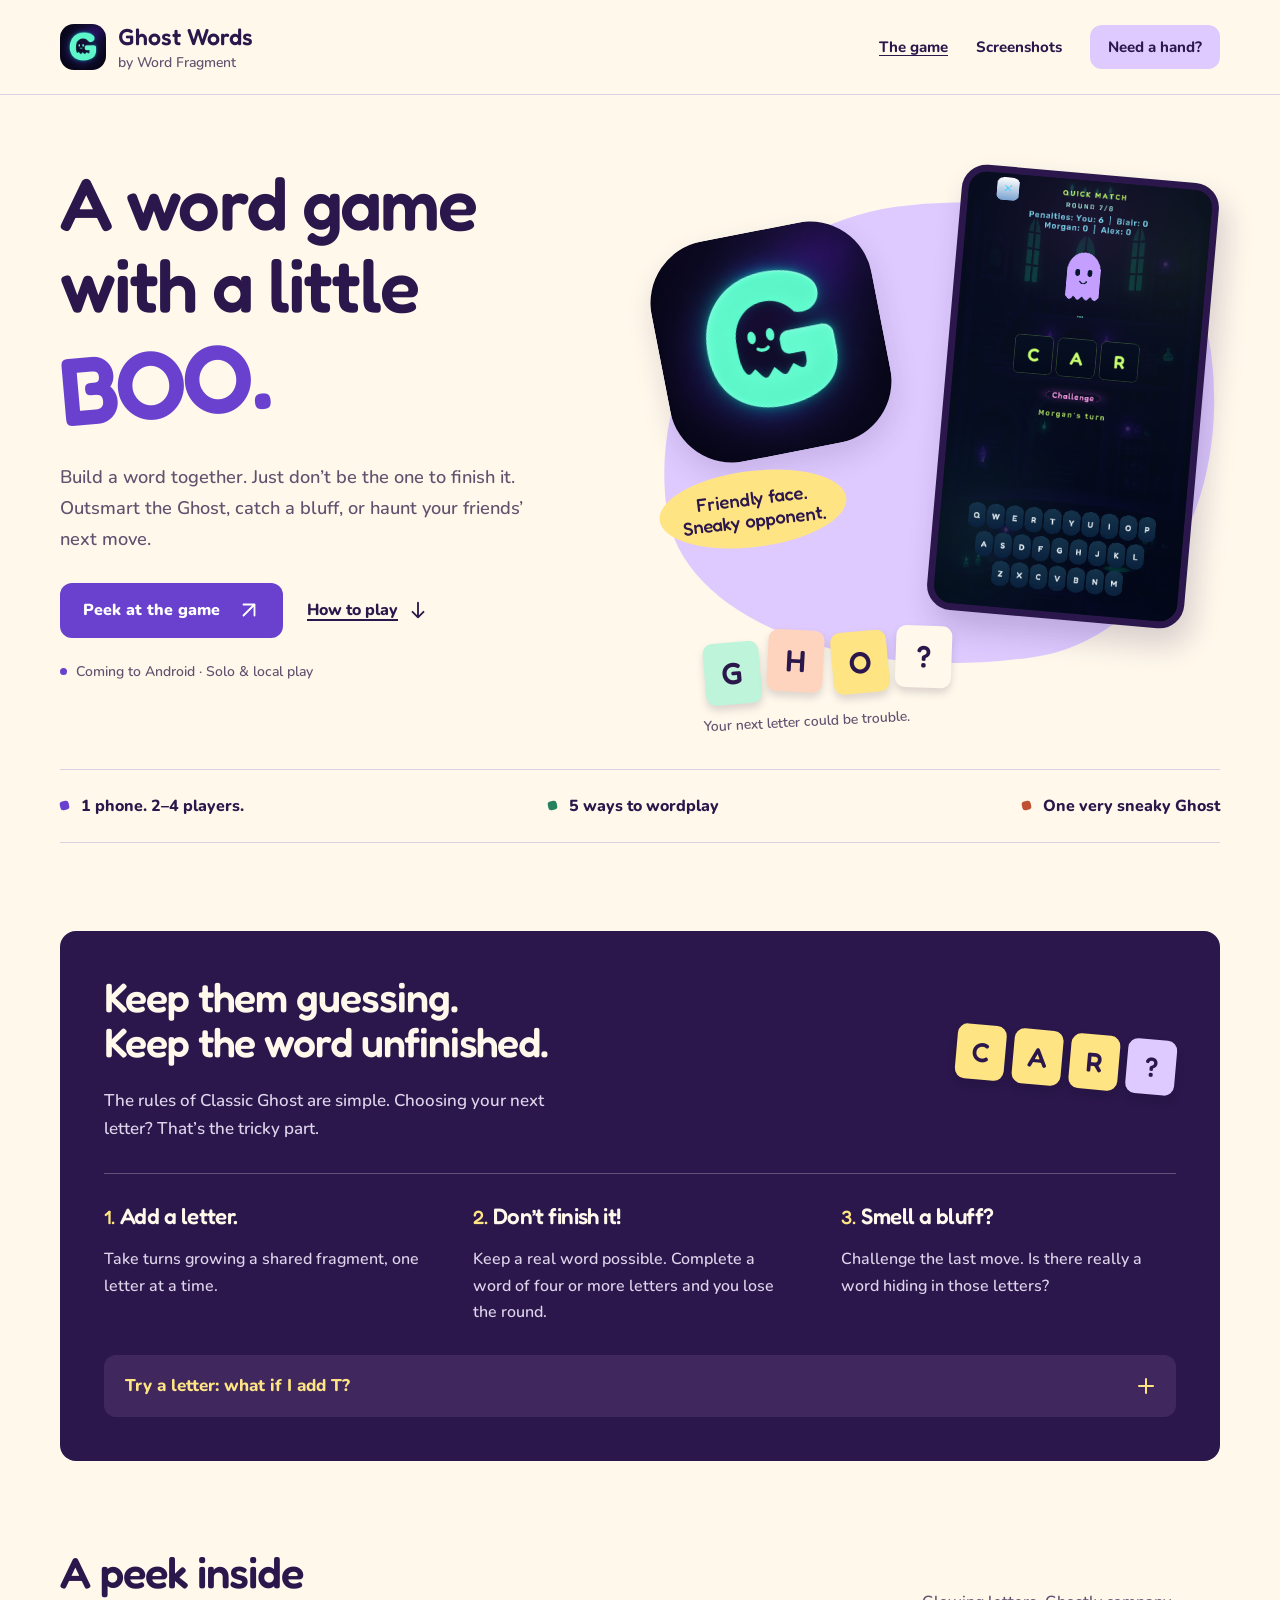
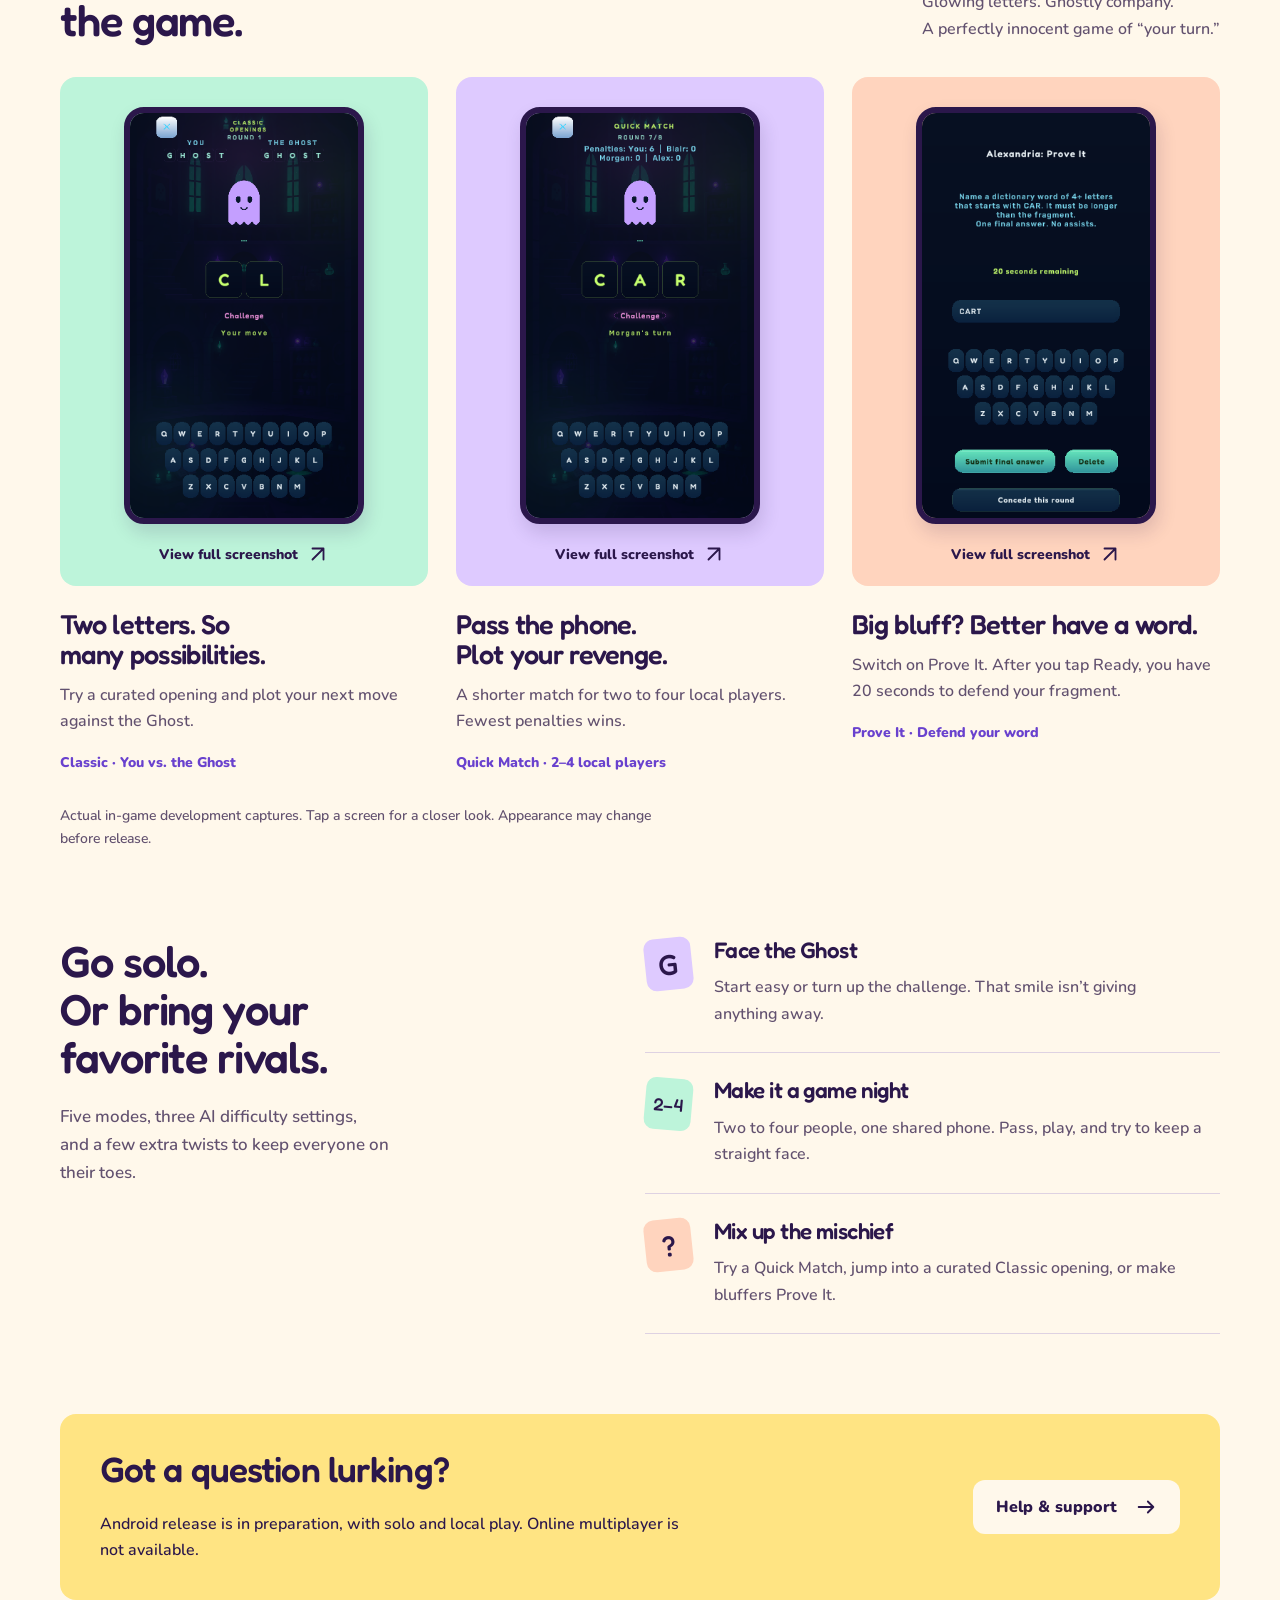
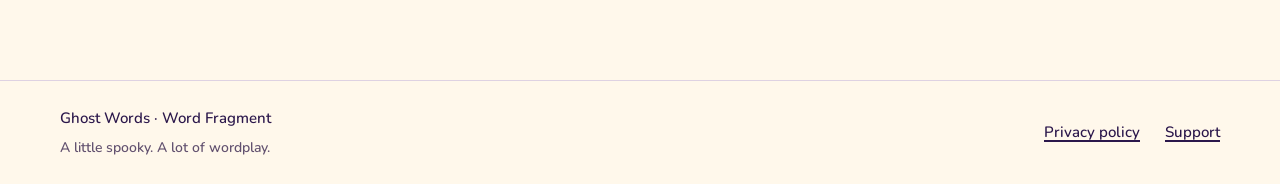
<file: index.html>
<!doctype html>
<html lang="en"><head><meta charset="utf-8"><meta name="viewport" content="width=device-width, initial-scale=1">
<title>A word game with a little BOO · Ghost Words</title><meta name="description" content="Small letters. Sneaky moves. Meet Ghost Words, the spooky word game for solo and local play. See real gameplay and learn how to play.">
<meta name="theme-color" content="#fff8eb"><link rel="canonical" href="https://cphung3.github.io/ghost-words/">
<meta property="og:type" content="website"><meta property="og:title" content="A word game with a little BOO · Ghost Words"><meta property="og:description" content="Small letters. Sneaky moves. Meet Ghost Words, the spooky word game for solo and local play. See real gameplay and learn how to play."><meta property="og:url" content="https://cphung3.github.io/ghost-words/"><meta property="og:image" content="https://cphung3.github.io/ghost-words/assets/ghost-words-icon.png"><meta property="og:image:alt" content="The mint Haunted G mascot for Ghost Words">
<link rel="preload" href="./assets/fonts/Fredoka.ttf" as="font" type="font/ttf" crossorigin><link rel="preload" href="./assets/fonts/Nunito.ttf" as="font" type="font/ttf" crossorigin>
<link rel="icon" href="./assets/favicon.png"><link rel="stylesheet" href="./assets/site.css">
<meta http-equiv="Content-Security-Policy" content="default-src 'self'; img-src 'self'; style-src 'self'; script-src 'none'; object-src 'none'; base-uri 'self'; form-action 'none'">
</head><body><a class="skip" href="#main">Skip to content</a>
<header><div class="wrap header-row"><a class="brand" href="./"><img src="./assets/ghost-words-icon.png" width="46" height="46" alt=""><span>Ghost Words<span class="brand-byline">by Word Fragment</span></span></a><nav aria-label="Main navigation"><a href="./" aria-current="page">The game</a><a href="./#screenshots">Screenshots</a><a href="./support/">Need a hand?</a></nav></div></header>
<main id="main" class="wrap"><section class="hero" aria-labelledby="hello">
<div class="hero-copy">
<h1 id="hello">A word game<br>with a little<br><span class="boo">BOO.</span></h1>
<p class="lead">Build a word together. Just don’t be the one to finish it. Outsmart the Ghost, catch a bluff, or haunt your friends’ next move.</p>
<div class="actions"><a class="button primary" href="#screenshots">Peek at the game <svg class="icon" viewBox="0 0 24 24" aria-hidden="true" focusable="false"><path d="M6 6h12v12M6 18 18 6"/></svg></a><a class="text-link" href="#how-to-play">How to play <svg class="icon" viewBox="0 0 24 24" aria-hidden="true" focusable="false"><path d="M12 4v16m-6-6 6 6 6-6"/></svg></a></div>
<p class="version"><span class="status-dot" aria-hidden="true"></span> Coming to Android · Solo &amp; local play</p></div>
<div class="hero-art"><div class="orbit" aria-hidden="true"></div>
<img class="hero-icon" src="assets/ghost-words-icon.png" width="512" height="512" alt="The smiling mint Haunted G mascot">
<span class="sticker">Friendly face.<br>Sneaky opponent.</span>
<a class="hero-phone" href="assets/screenshots/quick-match.png" aria-label="View full Quick Match gameplay screenshot"><img src="assets/screenshots/quick-match.png" width="320" height="568" fetchpriority="high" alt="Quick Match gameplay with the fragment CAR and four local players"></a>
<div class="floating-tiles" aria-label="G, H, O, and a blank letter tile"><span>G</span><span>H</span><span>O</span><span>?</span></div>
<span class="art-note">Your next letter could be trouble.</span></div></section>

<div class="play-strip" aria-label="Game features"><span>1 phone. 2–4 players.</span><span>5 ways to wordplay</span><span>One very sneaky Ghost</span></div>

<section class="rules section" id="how-to-play" aria-labelledby="rules-title"><div class="rules-heading"><div><h2 id="rules-title">Keep them guessing.<br>Keep the word unfinished.</h2><p class="rules-intro">The rules of Classic Ghost are simple. Choosing your next letter? That’s the tricky part.</p></div><div class="example-tiles" aria-label="Example fragment: C A R, followed by an unknown next letter"><span>C</span><span>A</span><span>R</span><span>?</span></div></div>
<ol class="rule-steps"><li><h3>Add a letter.</h3><p>Take turns growing a shared fragment, one letter at a time.</p></li><li><h3>Don’t finish it!</h3><p>Keep a real word possible. Complete a word of four or more letters and you lose the round.</p></li><li><h3>Smell a bluff?</h3><p>Challenge the last move. Is there really a word hiding in those letters?</p></li></ol>
<details class="word-trap"><summary>Try a letter: what if I add T? <span class="reveal-icon" aria-hidden="true"></span></summary><div class="trap-answer"><div class="answer-tiles" aria-label="C A R T"><span>C</span><span>A</span><span>R</span><span class="answer-letter">T</span></div><div><h3>CART. You finished a word!</h3><p>In Classic, that four-letter word costs you the round. The trick is to leave the next player a word to finish.</p></div></div></details></section>

<section class="section screenshots" id="screenshots" aria-labelledby="screenshots-title"><div class="section-heading"><h2 id="screenshots-title">A peek inside the game.</h2><p>Glowing letters. Ghostly company.<br>A perfectly innocent game of “your turn.”</p></div>
<div class="screenshot-grid">
<figure class="shot"><a class="shot-stage shot-mint" href="assets/screenshots/classic.png" aria-label="View full Classic gameplay screenshot"><img src="assets/screenshots/classic.png" width="320" height="568" loading="lazy" decoding="async" alt="Classic gameplay in the haunted hall, starting with CL and a Challenge button"><span>View full screenshot <svg class="icon" viewBox="0 0 24 24" aria-hidden="true" focusable="false"><path d="M6 6h12v12M6 18 18 6"/></svg></span></a><figcaption><h3>Two letters. So many possibilities.</h3><p>Try a curated opening and plot your next move against the Ghost.</p><span class="shot-note">Classic · You vs. the Ghost</span></figcaption></figure>
<figure class="shot"><a class="shot-stage shot-lilac" href="assets/screenshots/quick-match.png" aria-label="View full local Quick Match screenshot"><img src="assets/screenshots/quick-match.png" width="320" height="568" loading="lazy" decoding="async" alt="Four-player local Quick Match showing CAR, player penalties, and Morgan’s turn"><span>View full screenshot <svg class="icon" viewBox="0 0 24 24" aria-hidden="true" focusable="false"><path d="M6 6h12v12M6 18 18 6"/></svg></span></a><figcaption><h3>Pass the phone. Plot your revenge.</h3><p>A shorter match for two to four local players. Fewest penalties wins.</p><span class="shot-note">Quick Match · 2–4 local players</span></figcaption></figure>
<figure class="shot"><a class="shot-stage shot-peach" href="assets/screenshots/prove-it.png" aria-label="View full Prove It challenge screenshot"><img src="assets/screenshots/prove-it.png" width="320" height="568" loading="lazy" decoding="async" alt="Prove It defense with 20 seconds remaining, CART entered, and Submit final answer button"><span>View full screenshot <svg class="icon" viewBox="0 0 24 24" aria-hidden="true" focusable="false"><path d="M6 6h12v12M6 18 18 6"/></svg></span></a><figcaption><h3>Big bluff? Better have a word.</h3><p>Switch on Prove It. After you tap Ready, you have 20 seconds to defend your fragment.</p><span class="shot-note">Prove It · Defend your word</span></figcaption></figure>
</div><p class="gallery-note">Actual in-game development captures. Tap a screen for a closer look. Appearance may change before release.</p></section>

<section class="section ways" aria-labelledby="ways-title"><div><h2 id="ways-title">Go solo. <br>Or bring your <br>favorite rivals.</h2><p>Five modes, three AI difficulty settings, and a few extra twists to keep everyone on their toes.</p></div><div class="ways-list"><div><span aria-hidden="true">G</span><div><h3>Face the Ghost</h3><p>Start easy or turn up the challenge. That smile isn’t giving anything away.</p></div></div><div><span aria-hidden="true">2–4</span><div><h3>Make it a game night</h3><p>Two to four people, one shared phone. Pass, play, and try to keep a straight face.</p></div></div><div><span aria-hidden="true">?</span><div><h3>Mix up the mischief</h3><p>Try a Quick Match, jump into a curated Classic opening, or make bluffers Prove It.</p></div></div></div></section>

<aside class="help-banner"><div><h2>Got a question lurking?</h2><p>Android release is in preparation, with solo and local play. Online multiplayer is not available.</p></div><a class="button" href="support/">Help &amp; support <svg class="icon" viewBox="0 0 24 24" aria-hidden="true" focusable="false"><path d="M4 12h16m-6-6 6 6-6 6"/></svg></a></aside></main>
<footer><div class="wrap footer-row"><span>Ghost Words · Word Fragment<span class="footer-note">A little spooky. A lot of wordplay.</span></span><span><a href="./privacy/">Privacy policy</a><a href="./support/">Support</a></span></div></footer>
</body></html>
</file>
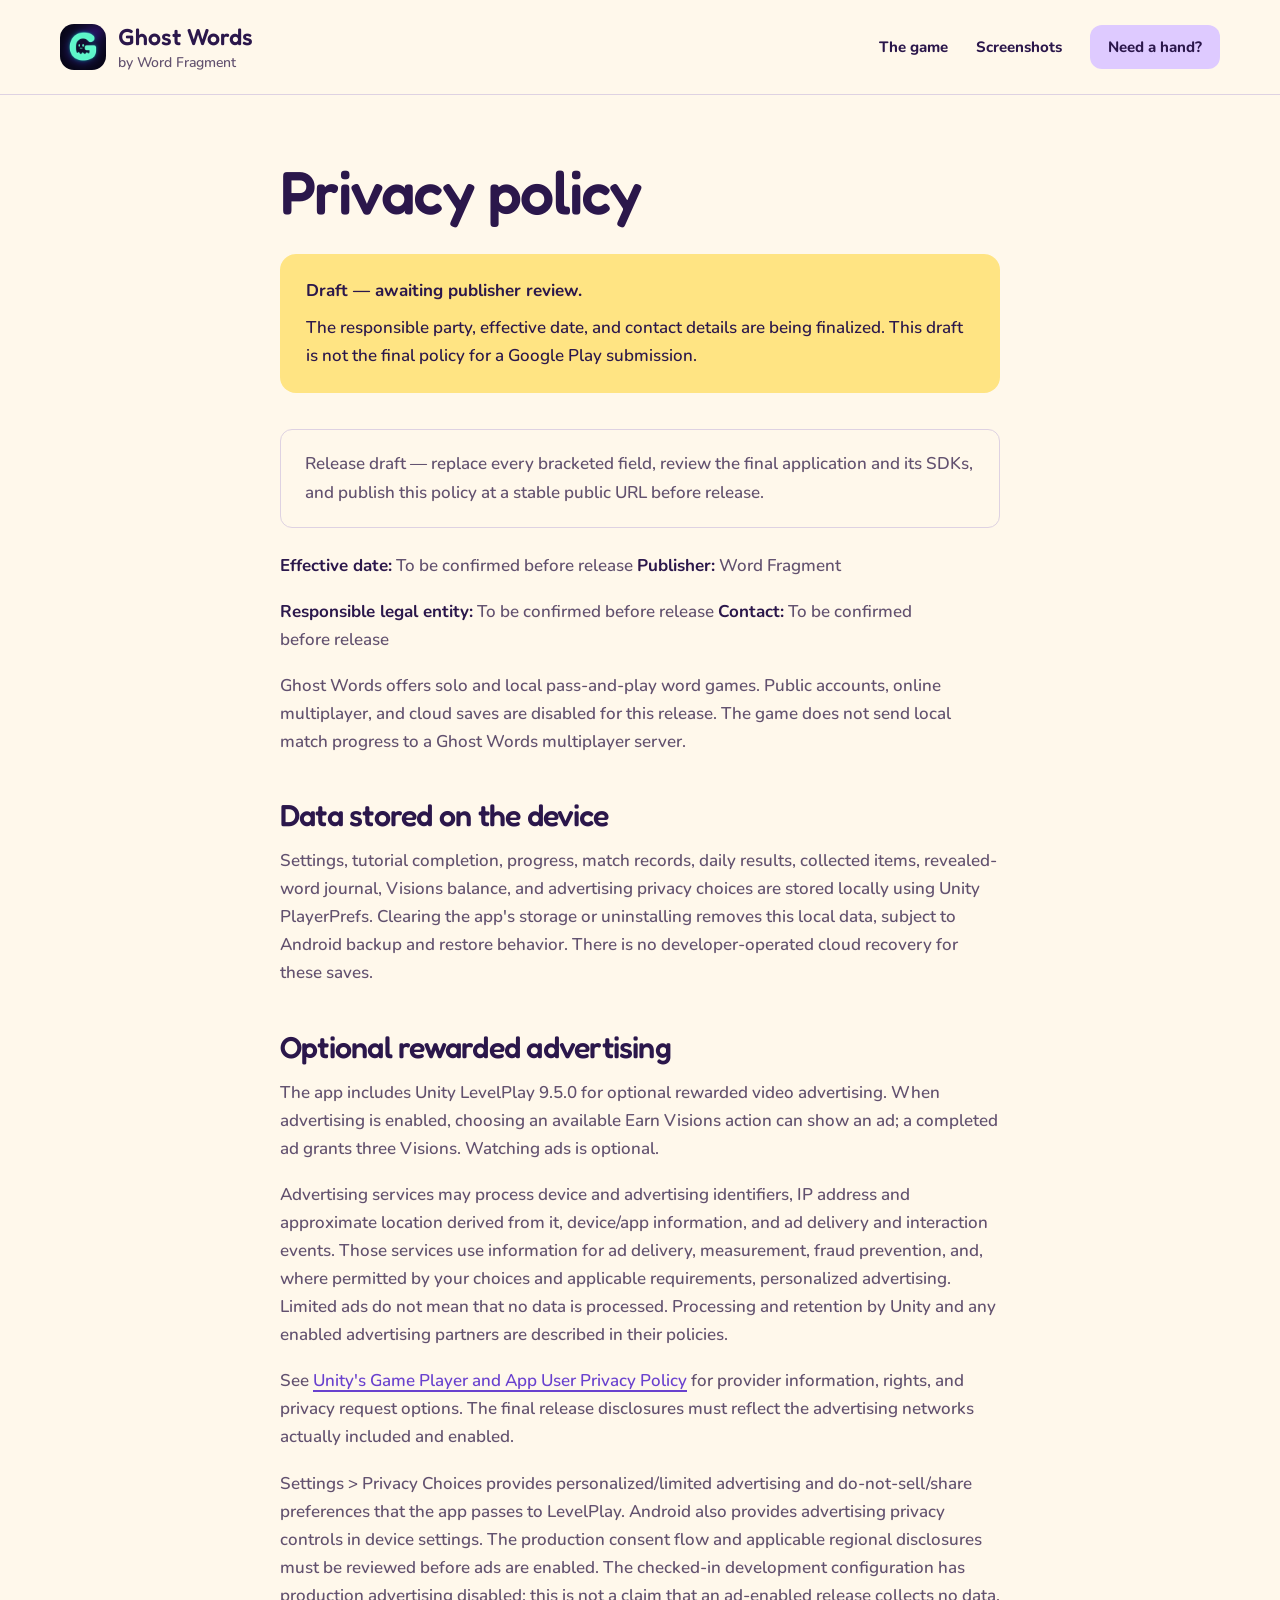
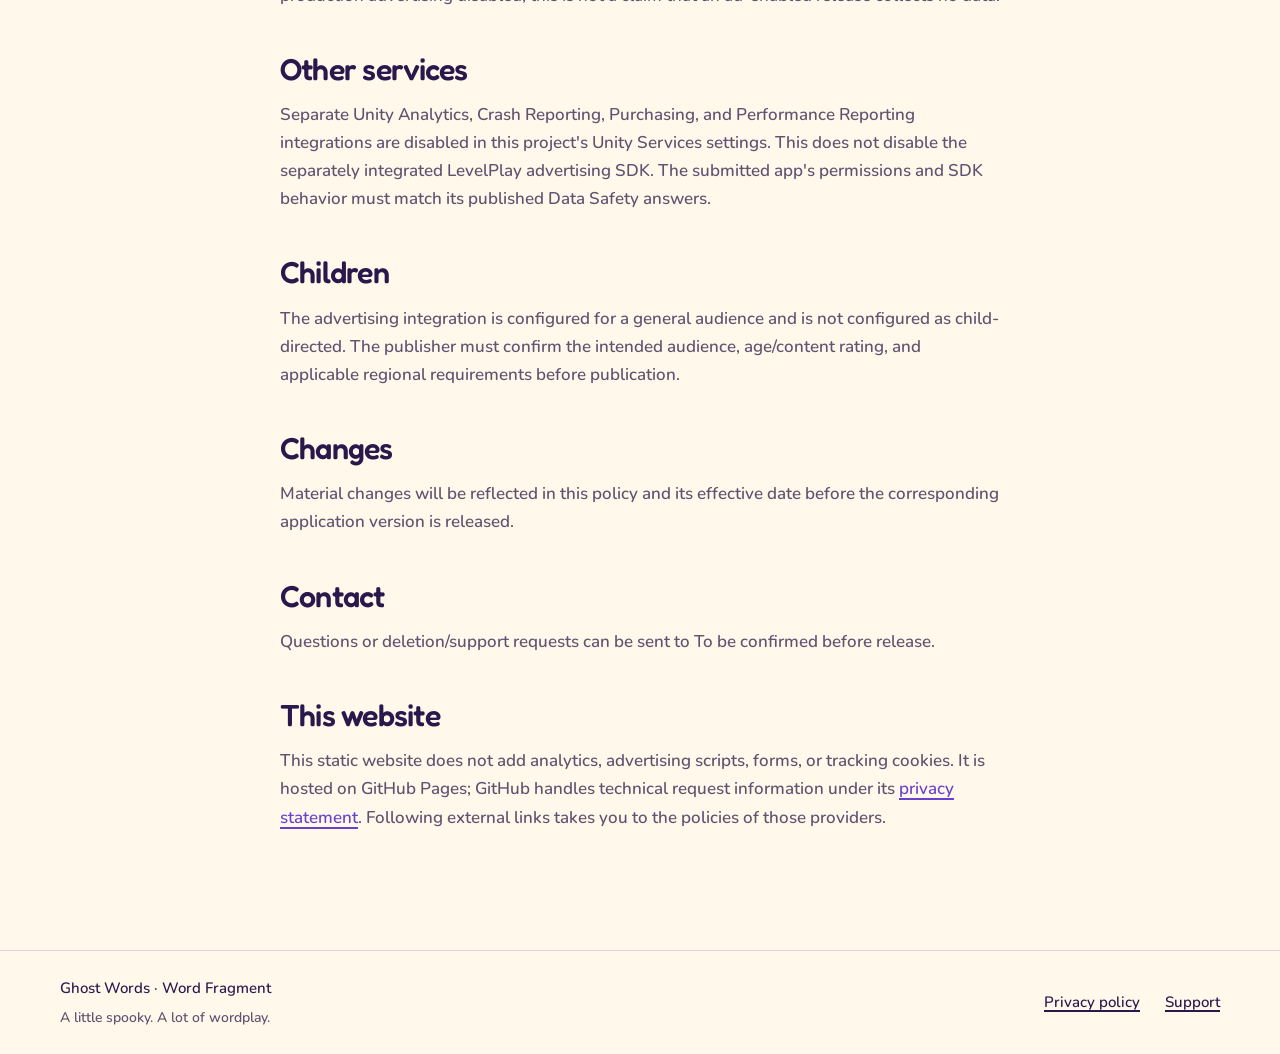
<file: privacy/index.html>
<!doctype html>
<html lang="en"><head><meta charset="utf-8"><meta name="viewport" content="width=device-width, initial-scale=1">
<title>Privacy policy — draft · Ghost Words</title><meta name="description" content="Ghost Words privacy policy covering local data and optional advertising.">
<meta name="theme-color" content="#fff8eb"><link rel="canonical" href="https://cphung3.github.io/ghost-words/privacy/">
<meta property="og:type" content="website"><meta property="og:title" content="Privacy policy — draft · Ghost Words"><meta property="og:description" content="Ghost Words privacy policy covering local data and optional advertising."><meta property="og:url" content="https://cphung3.github.io/ghost-words/privacy/"><meta property="og:image" content="https://cphung3.github.io/ghost-words/assets/ghost-words-icon.png"><meta property="og:image:alt" content="The mint Haunted G mascot for Ghost Words">
<link rel="preload" href="../assets/fonts/Fredoka.ttf" as="font" type="font/ttf" crossorigin><link rel="preload" href="../assets/fonts/Nunito.ttf" as="font" type="font/ttf" crossorigin>
<link rel="icon" href="../assets/favicon.png"><link rel="stylesheet" href="../assets/site.css">
<meta http-equiv="Content-Security-Policy" content="default-src 'self'; img-src 'self'; style-src 'self'; script-src 'none'; object-src 'none'; base-uri 'self'; form-action 'none'">
</head><body><a class="skip" href="#main">Skip to content</a>
<header><div class="wrap header-row"><a class="brand" href="../"><img src="../assets/ghost-words-icon.png" width="46" height="46" alt=""><span>Ghost Words<span class="brand-byline">by Word Fragment</span></span></a><nav aria-label="Main navigation"><a href="../">The game</a><a href="../#screenshots">Screenshots</a><a href="../support/">Need a hand?</a></nav></div></header>
<main id="main" class="wrap"><article class="article"><h1>Privacy policy</h1><div class="notice" role="note"><strong>Draft — awaiting publisher review.</strong><p>The responsible party, effective date, and contact details are being finalized. This draft is not the final policy for a Google Play submission.</p></div><blockquote><p>Release draft — replace every bracketed field, review the final application and its SDKs, and publish this policy at a stable public URL before release.</p></blockquote>
<p><strong>Effective date:</strong> To be confirmed before release <strong>Publisher:</strong> Word Fragment</p>
<p><strong>Responsible legal entity:</strong> To be confirmed before release <strong>Contact:</strong> To be confirmed before release</p>
<p>Ghost Words offers solo and local pass-and-play word games. Public accounts, online multiplayer, and cloud saves are disabled for this release. The game does not send local match progress to a Ghost Words multiplayer server.</p>
<h2>Data stored on the device</h2>
<p>Settings, tutorial completion, progress, match records, daily results, collected items, revealed-word journal, Visions balance, and advertising privacy choices are stored locally using Unity PlayerPrefs. Clearing the app&#x27;s storage or uninstalling removes this local data, subject to Android backup and restore behavior. There is no developer-operated cloud recovery for these saves.</p>
<h2>Optional rewarded advertising</h2>
<p>The app includes Unity LevelPlay 9.5.0 for optional rewarded video advertising. When advertising is enabled, choosing an available Earn Visions action can show an ad; a completed ad grants three Visions. Watching ads is optional.</p>
<p>Advertising services may process device and advertising identifiers, IP address and approximate location derived from it, device/app information, and ad delivery and interaction events. Those services use information for ad delivery, measurement, fraud prevention, and, where permitted by your choices and applicable requirements, personalized advertising. Limited ads do not mean that no data is processed. Processing and retention by Unity and any enabled advertising partners are described in their policies.</p>
<p>See <a href="https://unity.com/legal/game-player-and-app-user-privacy-policy">Unity&#x27;s Game Player and App User Privacy Policy</a> for provider information, rights, and privacy request options. The final release disclosures must reflect the advertising networks actually included and enabled.</p>
<p>Settings &gt; Privacy Choices provides personalized/limited advertising and do-not-sell/share preferences that the app passes to LevelPlay. Android also provides advertising privacy controls in device settings. The production consent flow and applicable regional disclosures must be reviewed before ads are enabled. The checked-in development configuration has production advertising disabled; this is not a claim that an ad-enabled release collects no data.</p>
<h2>Other services</h2>
<p>Separate Unity Analytics, Crash Reporting, Purchasing, and Performance Reporting integrations are disabled in this project&#x27;s Unity Services settings. This does not disable the separately integrated LevelPlay advertising SDK. The submitted app&#x27;s permissions and SDK behavior must match its published Data Safety answers.</p>
<h2>Children</h2>
<p>The advertising integration is configured for a general audience and is not configured as child-directed. The publisher must confirm the intended audience, age/content rating, and applicable regional requirements before publication.</p>
<h2>Changes</h2>
<p>Material changes will be reflected in this policy and its effective date before the corresponding application version is released.</p>
<h2>Contact</h2>
<p>Questions or deletion/support requests can be sent to To be confirmed before release.</p><h2>This website</h2><p>This static website does not add analytics, advertising scripts, forms, or tracking cookies. It is hosted on GitHub Pages; GitHub handles technical request information under its <a href="https://docs.github.com/en/site-policy/privacy-policies/github-general-privacy-statement">privacy statement</a>. Following external links takes you to the policies of those providers.</p></article></main>
<footer><div class="wrap footer-row"><span>Ghost Words · Word Fragment<span class="footer-note">A little spooky. A lot of wordplay.</span></span><span><a href="../privacy/">Privacy policy</a><a href="../support/">Support</a></span></div></footer>
</body></html>
</file>
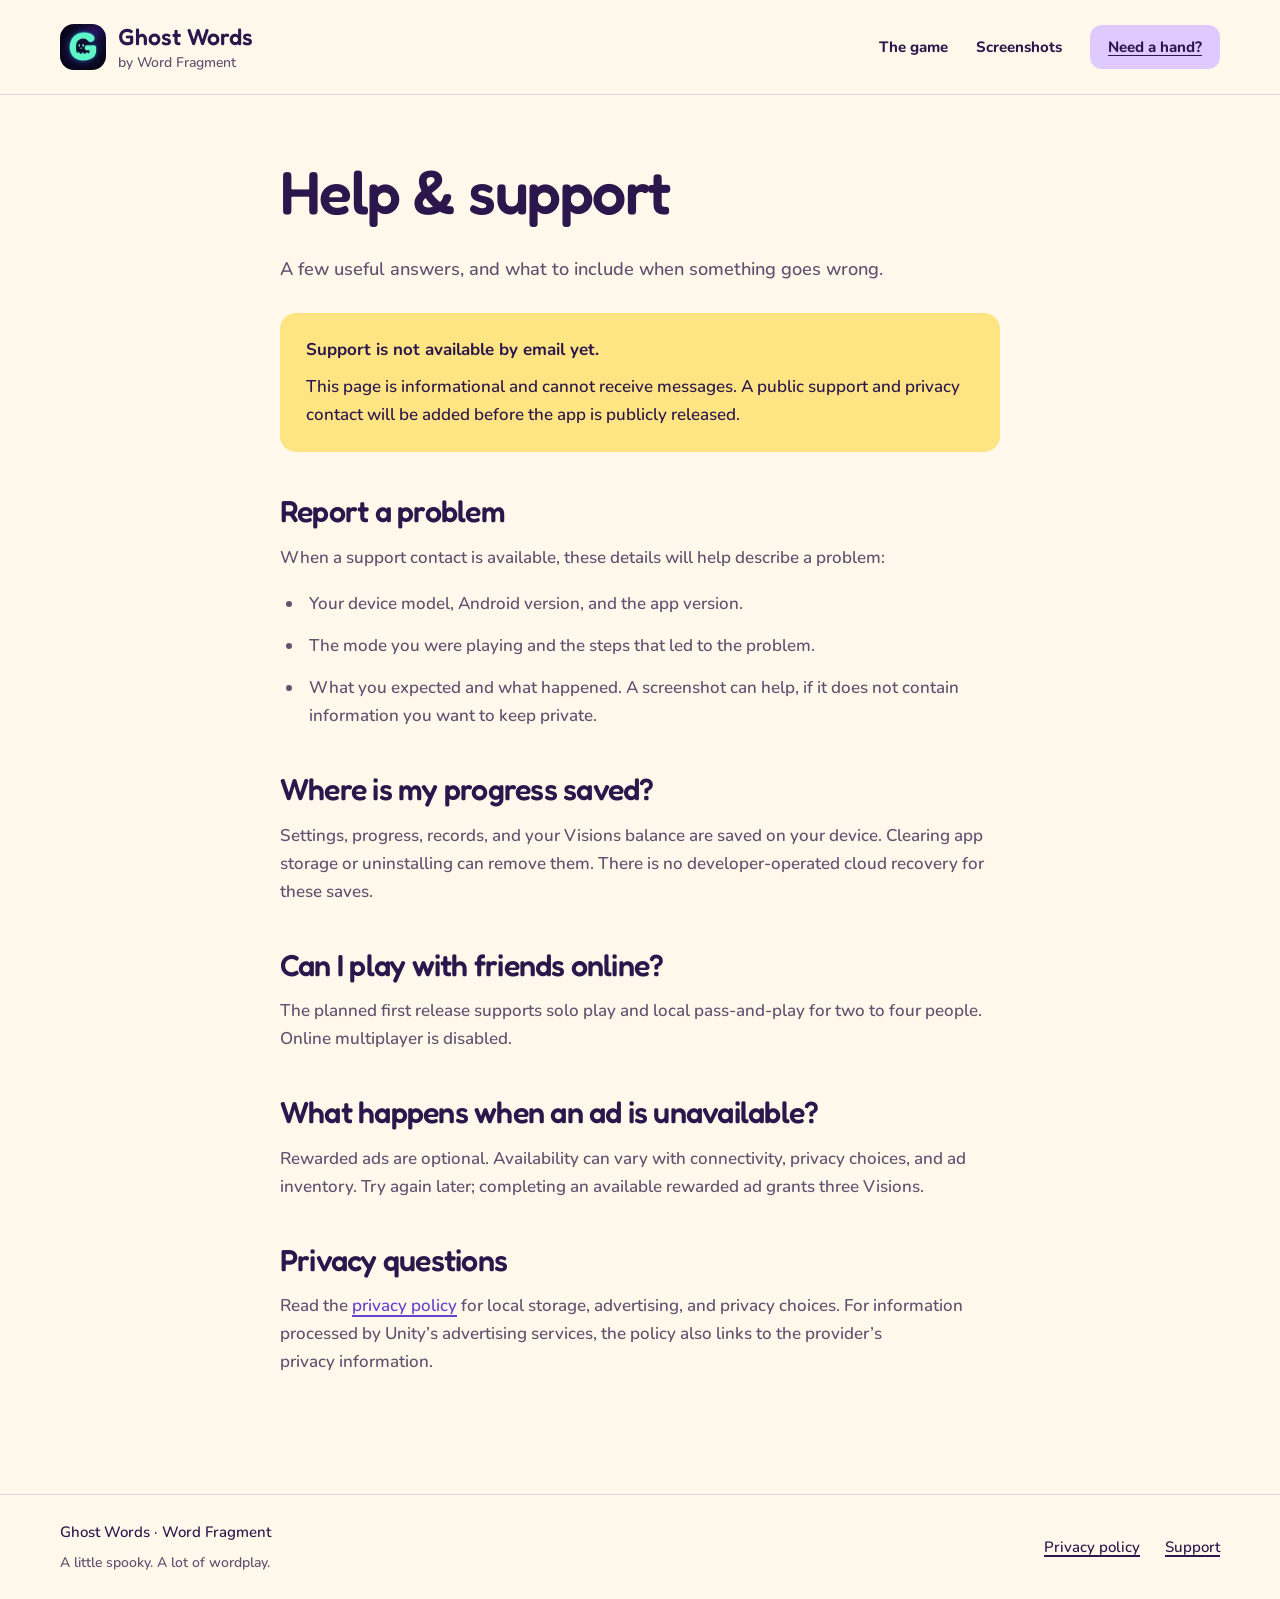
<file: support/index.html>
<!doctype html>
<html lang="en"><head><meta charset="utf-8"><meta name="viewport" content="width=device-width, initial-scale=1">
<title>Help &amp; support · Ghost Words</title><meta name="description" content="Help and support information for Ghost Words.">
<meta name="theme-color" content="#fff8eb"><link rel="canonical" href="https://cphung3.github.io/ghost-words/support/">
<meta property="og:type" content="website"><meta property="og:title" content="Help &amp; support · Ghost Words"><meta property="og:description" content="Help and support information for Ghost Words."><meta property="og:url" content="https://cphung3.github.io/ghost-words/support/"><meta property="og:image" content="https://cphung3.github.io/ghost-words/assets/ghost-words-icon.png"><meta property="og:image:alt" content="The mint Haunted G mascot for Ghost Words">
<link rel="preload" href="../assets/fonts/Fredoka.ttf" as="font" type="font/ttf" crossorigin><link rel="preload" href="../assets/fonts/Nunito.ttf" as="font" type="font/ttf" crossorigin>
<link rel="icon" href="../assets/favicon.png"><link rel="stylesheet" href="../assets/site.css">
<meta http-equiv="Content-Security-Policy" content="default-src 'self'; img-src 'self'; style-src 'self'; script-src 'none'; object-src 'none'; base-uri 'self'; form-action 'none'">
</head><body><a class="skip" href="#main">Skip to content</a>
<header><div class="wrap header-row"><a class="brand" href="../"><img src="../assets/ghost-words-icon.png" width="46" height="46" alt=""><span>Ghost Words<span class="brand-byline">by Word Fragment</span></span></a><nav aria-label="Main navigation"><a href="../">The game</a><a href="../#screenshots">Screenshots</a><a href="../support/" aria-current="page">Need a hand?</a></nav></div></header>
<main id="main" class="wrap"><article class="article"><h1>Help &amp; support</h1><p class="lead">A few useful answers, and what to include when something goes wrong.</p><div class="notice"><strong>Support is not available by email yet.</strong><p>This page is informational and cannot receive messages. A public support and privacy contact will be added before the app is publicly released.</p></div>
<h2>Report a problem</h2><p>When a support contact is available, these details will help describe a problem:</p><ul class="steps"><li>Your device model, Android version, and the app version.</li><li>The mode you were playing and the steps that led to the problem.</li><li>What you expected and what happened. A screenshot can help, if it does not contain information you want to keep private.</li></ul>
<h2>Where is my progress saved?</h2><p>Settings, progress, records, and your Visions balance are saved on your device. Clearing app storage or uninstalling can remove them. There is no developer-operated cloud recovery for these saves.</p>
<h2>Can I play with friends online?</h2><p>The planned first release supports solo play and local pass-and-play for two to four people. Online multiplayer is disabled.</p>
<h2>What happens when an ad is unavailable?</h2><p>Rewarded ads are optional. Availability can vary with connectivity, privacy choices, and ad inventory. Try again later; completing an available rewarded ad grants three Visions.</p>
<h2>Privacy questions</h2><p>Read the <a href="../privacy/">privacy policy</a> for local storage, advertising, and privacy choices. For information processed by Unity’s advertising services, the policy also links to the provider’s privacy information.</p></article></main>
<footer><div class="wrap footer-row"><span>Ghost Words · Word Fragment<span class="footer-note">A little spooky. A lot of wordplay.</span></span><span><a href="../privacy/">Privacy policy</a><a href="../support/">Support</a></span></div></footer>
</body></html>
</file>
<file: assets/site.css>
@font-face { font-family: Fredoka; src: url('fonts/Fredoka.ttf') format('truetype'); font-style: normal; font-weight: 300 700; font-display: swap; }
@font-face { font-family: Nunito; src: url('fonts/Nunito.ttf') format('truetype'); font-style: normal; font-weight: 200 1000; font-display: swap; }
:root {
  color-scheme: light;
  --paper: #fff8eb;
  --ink: #2b174b;
  --muted: #62516f;
  --purple: #6941ce;
  --mint: #bdf4da;
  --lilac: #decaff;
  --peach: #ffd4be;
  --yellow: #ffe483;
  --line: #ded2e2;
  --radius: 16px;
  --ease-out: cubic-bezier(.16, 1, .3, 1);
  --depth: 0 12px 28px #2b174b22;
}
* { box-sizing: border-box; }
html { scroll-behavior: smooth; scroll-padding-top: 24px; scrollbar-color: var(--purple) var(--paper); }
body { margin: 0; background: var(--paper); color: var(--ink); font: 550 17px/1.65 Nunito, ui-sans-serif, system-ui, sans-serif; }
::selection { color: var(--ink); background: var(--yellow); }
a { color: var(--purple); text-underline-offset: .22em; text-decoration-thickness: 1.5px; }
a:hover { text-decoration-thickness: 2.5px; }
:focus-visible { outline: 3px solid var(--purple); outline-offset: 5px; border-radius: 4px; }
.wrap { width: min(100% - 64px, 1160px); margin-inline: auto; }
header { padding: 23px 0; border-bottom: 1px solid var(--line); }
.header-row, .brand, nav, .footer-row { display: flex; align-items: center; }
.header-row, .footer-row { justify-content: space-between; gap: 24px; }
.brand { gap: 12px; color: var(--ink); font-family: Fredoka, sans-serif; font-size: 1.45rem; font-weight: 550; line-height: 1.15; text-decoration: none; }
.brand img { border-radius: 14px; }
.brand-byline { display: block; margin-top: 5px; font: 550 .875rem/1.2 Nunito, sans-serif; color: var(--muted); }
nav { gap: 28px; flex-wrap: wrap; }
nav a { display: inline-flex; align-items: center; min-height: 44px; color: var(--ink); font-size: .94rem; font-weight: 750; text-decoration: none; }
nav a:hover, nav a[aria-current=page] { text-decoration: underline; }
nav a:last-child { padding: 8px 18px; background: var(--lilac); border-radius: 12px; }
nav a:last-child:hover { background: #cfb5f7; }
.skip { position: fixed; top: -100px; left: 20px; background: var(--ink); color: white; padding: 10px 16px; z-index: 10; }
.skip:focus { top: 10px; }
main { padding: 56px 0 80px; }
h1, h2, h3 { font-family: Fredoka, ui-rounded, sans-serif; font-weight: 550; line-height: 1.1; letter-spacing: -.025em; text-wrap: balance; }
h1 { font-size: clamp(3rem, 5.8vw, 4.8rem); margin: 0 0 25px; }
h2 { font-size: clamp(2rem, 3.4vw, 2.9rem); margin: 0 0 22px; }
h3 { font-size: 1.5rem; margin: 0 0 12px; }
p { margin: 0 0 18px; text-wrap: pretty; }
.icon { width: 22px; height: 22px; flex-shrink: 0; fill: none; stroke: currentColor; stroke-width: 2; stroke-linecap: round; stroke-linejoin: round; }
.hero { display: grid; grid-template-columns: 1fr 1fr; gap: 38px; align-items: center; padding: 12px 0 68px; }
.hero-copy { position: relative; z-index: 1; }
.boo { display: inline-block; font-weight: 600; font-size: clamp(4.5rem, 7.8vw, 6rem); color: var(--purple); transform: rotate(-5deg); line-height: 1.15; letter-spacing: -.03em; }
.lead { font-size: 1.14rem; color: var(--muted); max-width: 43ch; line-height: 1.7; }
.actions { display: flex; align-items: center; gap: 24px; flex-wrap: wrap; margin: 28px 0 22px; }
.button { display: inline-flex; justify-content: center; align-items: center; gap: 18px; min-height: 52px; padding: 14px 23px; border: 0; border-radius: 12px; background: var(--paper); color: var(--ink); font-size: 1rem; font-weight: 850; text-decoration: none; transition: background-color .15s, box-shadow .15s; }
.button:hover { background: var(--mint); box-shadow: var(--depth); }
.button:active { background: var(--yellow); }
.button.primary { background: var(--purple); color: white; }
.button.primary:hover { background: #5430af; box-shadow: var(--depth); }
.button.primary:active { background: var(--ink); }
.text-link { display: inline-flex; align-items: center; gap: 9px; min-height: 44px; color: var(--ink); font-weight: 800; font-size: 1rem; }
.version { display: flex; align-items: center; gap: 9px; font-size: .875rem; color: var(--muted); }
.status-dot { width: 7px; height: 7px; border-radius: 50%; background: var(--purple); flex-shrink: 0; }
.hero-art { height: 535px; position: relative; min-width: 0; }
.orbit { position: absolute; inset: 38px 0 32px 0; background: var(--lilac); border-radius: 48% 52% 39% 61% / 58% 40% 60% 42%; transform: rotate(-8deg); }
.hero-icon { position: absolute; width: 40%; height: auto; top: 65px; left: 0; border-radius: 28%; transform: rotate(-11deg); box-shadow: var(--depth); }
.hero-phone { position: absolute; width: 46%; top: 8px; right: 18px; transform: rotate(5deg); border: 7px solid var(--ink); border-radius: 25px; background: #080f21; box-shadow: 8px 16px 30px #2b174b30; overflow: hidden; }
.hero-phone img { display: block; width: 100%; height: auto; }
.sticker { position: absolute; top: 306px; left: 0; padding: 16px 22px; border-radius: 50%; background: var(--yellow); font-family: Fredoka, sans-serif; font-weight: 500; font-size: 1.15rem; line-height: 1.2; text-align: center; transform: rotate(-7deg); }
.floating-tiles { position: absolute; display: flex; gap: 8px; bottom: 4px; left: 8%; transform: rotate(-5deg); }
.floating-tiles span, .example-tiles span, .answer-tiles span { display: grid; place-items: center; border-radius: 10px; background: var(--mint); color: var(--ink); width: 56px; height: 62px; font: 550 1.9rem/1 Fredoka, sans-serif; box-shadow: 0 5px 9px #10062025; }
.floating-tiles span:nth-child(2) { background: var(--peach); transform: translateY(-7px) rotate(8deg); }
.floating-tiles span:nth-child(3) { background: var(--yellow); }
.floating-tiles span:last-child { background: var(--paper); transform: rotate(7deg); }
.art-note { position: absolute; bottom: -34px; left: 8%; color: var(--muted); font-size: .875rem; transform: rotate(-3deg); }
.play-strip { display: flex; align-items: center; justify-content: space-between; flex-wrap: wrap; gap: 16px; border-block: 1px solid var(--line); padding: 23px 0; font-size: 1rem; font-weight: 800; }
.play-strip > span { display: inline-flex; gap: 12px; align-items: center; }
.play-strip > span::before { content: ''; width: 9px; height: 9px; border-radius: 3px; background: var(--purple); transform: rotate(-12deg); }
.play-strip > span:nth-child(2)::before { background: #26815e; }
.play-strip > span:nth-child(3)::before { background: #bf5033; }
.section { margin-top: 88px; scroll-margin-top: 28px; }
.rules { border-radius: var(--radius); background: var(--ink); color: var(--paper); padding: 44px; }
.rules :focus-visible { outline-color: var(--yellow); }
.rules-heading { display: grid; grid-template-columns: 1fr auto; align-items: center; gap: 30px; }
.rules h2 { font-size: clamp(2rem, 3.2vw, 2.8rem); }
.rules-intro { color: #dfd4ec; max-width: 45ch; margin-bottom: 0; }
.example-tiles { display: flex; gap: 8px; transform: rotate(5deg); }
.example-tiles span { width: 49px; height: 55px; font-size: 1.7rem; background: var(--yellow); }
.example-tiles span:last-child { background: var(--lilac); }
.rule-steps { display: grid; grid-template-columns: repeat(3, 1fr); padding: 30px 0 0; margin: 30px 0; border-top: 1px solid #655379; gap: 34px; list-style-position: inside; }
.rule-steps li::marker { color: var(--yellow); font: 500 1.2rem Fredoka, sans-serif; }
.rule-steps h3 { display: inline; font-size: 1.4rem; }
.rule-steps p { color: #dfd4ec; font-size: 1rem; margin: 13px 0 0; }
.word-trap { background: #40285f; border-radius: 12px; }
.word-trap summary { display: flex; align-items: center; justify-content: space-between; gap: 15px; min-height: 56px; cursor: pointer; padding: 17px 21px; color: var(--yellow); font-weight: 800; list-style: none; }
.word-trap summary::-webkit-details-marker { display: none; }
.word-trap summary:hover { background: #4e3370; border-radius: 12px; }
.reveal-icon { position: relative; width: 18px; height: 18px; flex-shrink: 0; }
.reveal-icon::before, .reveal-icon::after { content: ''; position: absolute; inset: 8px 1px; height: 2px; background: currentColor; border-radius: 1px; }
.reveal-icon::after { transform: rotate(90deg); }
.word-trap[open] .reveal-icon::after { transform: none; }
.trap-answer { display: grid; grid-template-columns: auto 1fr; align-items: center; gap: 28px; padding: 4px 22px 25px; }
.trap-answer h3 { font-size: 1.35rem; color: var(--peach); margin-bottom: 9px; }
.trap-answer p { color: #dfd4ec; font-size: 1rem; margin: 0; }
.answer-tiles { display: flex; gap: 6px; }
.answer-tiles span { width: 39px; height: 45px; font-size: 1.4rem; background: var(--lilac); }
.answer-tiles .answer-letter { background: var(--peach); }
.word-trap[open] .answer-letter { animation: place-letter .32s var(--ease-out); }
@keyframes place-letter { from { transform: translateY(-6px) rotate(-14deg); filter: blur(.5px); } to { transform: none; filter: none; } }
.section-heading { display: flex; justify-content: space-between; align-items: end; gap: 36px; margin-bottom: 32px; }
.section-heading h2 { max-width: 15ch; margin: 0; }
.section-heading > p { color: var(--muted); font-size: 1rem; margin: 0 0 3px; }
.screenshot-grid { display: grid; grid-template-columns: repeat(3, minmax(0, 1fr)); gap: 28px; }
.shot { margin: 0; min-width: 0; }
.shot-stage { display: flex; flex-direction: column; align-items: center; gap: 19px; padding: 30px 24px 20px; border-radius: var(--radius); color: var(--ink); text-decoration: none; }
.shot-mint { background: var(--mint); }
.shot-lilac { background: var(--lilac); }
.shot-peach { background: var(--peach); }
.shot-stage img { display: block; width: min(100%, 240px); height: auto; border: 6px solid var(--ink); border-radius: 20px; box-shadow: 3px 9px 18px #2b174b25; }
.shot-stage > span { display: flex; align-items: center; gap: 9px; font-size: .875rem; font-weight: 850; }
.shot-stage:hover > span { text-decoration: underline; text-underline-offset: .2em; }
.shot-stage:active { background: var(--yellow); }
.shot figcaption { padding-top: 24px; }
.shot h3 { font-size: 1.7rem; }
.shot p { color: var(--muted); font-size: 1rem; margin-bottom: 13px; }
.shot-note { font-size: .875rem; color: var(--purple); font-weight: 850; }
.gallery-note { margin: 28px 0 0; font-size: .875rem; color: var(--muted); max-width: 75ch; }
.ways { display: grid; grid-template-columns: 1fr 1.15fr; gap: 85px; }
.ways > div > p:last-child { color: var(--muted); max-width: 36ch; }
.ways-list > div { display: flex; align-items: flex-start; gap: 22px; padding: 25px 0; border-bottom: 1px solid var(--line); }
.ways-list > div:first-child { padding-top: 0; }
.ways-list > div > span { display: grid; place-items: center; flex-shrink: 0; width: 47px; height: 52px; font: 500 1.8rem Fredoka, sans-serif; border-radius: 10px; background: var(--lilac); transform: rotate(-6deg); }
.ways-list > div:nth-child(2) > span { background: var(--mint); font-size: 1.1rem; transform: rotate(5deg); }
.ways-list > div:nth-child(3) > span { background: var(--peach); }
.ways-list h3 { font-size: 1.4rem; }
.ways-list p { color: var(--muted); font-size: 1rem; margin-bottom: 0; }
.help-banner { display: flex; align-items: center; justify-content: space-between; gap: 36px; background: var(--yellow); border-radius: var(--radius); padding: 36px 40px; margin-top: 80px; }
.help-banner h2 { font-size: 2.2rem; }
.help-banner p { font-size: 1rem; max-width: 62ch; margin: 0; }
.help-banner .button { flex-shrink: 0; }
.article { max-width: 72ch; margin-inline: auto; padding-bottom: 20px; overflow-wrap: anywhere; }
.article h1 { font-size: clamp(2.7rem, 5vw, 3.8rem); margin: 8px 0 28px; }
.article h2 { font-size: 1.9rem; margin: 42px 0 16px; }
.article p, .article li { color: var(--muted); }
.article strong { color: var(--ink); }
.article .lead { max-width: 100%; }
.notice { padding: 23px 26px; background: var(--yellow); border-radius: var(--radius); margin: 28px 0 36px; }
.notice p { color: var(--ink); margin: 9px 0 0; }
blockquote { margin: 24px 0; padding: 20px 24px; border: 1px solid var(--line); border-radius: 12px; }
blockquote p:last-child { margin-bottom: 0; }
.steps { padding-left: 24px; }
.steps li { padding-left: 5px; margin: 14px 0; }
footer { border-top: 1px solid var(--line); padding: 25px 0; font-size: .94rem; }
.footer-row { align-items: center; }
.footer-note { display: block; margin-top: 6px; font-size: .875rem; color: var(--muted); }
footer a { display: inline-flex; align-items: center; min-height: 44px; color: var(--ink); margin-left: 25px; }
@media (max-width: 1050px) {
  .hero { gap: 24px; }
  .hero-art { height: 470px; }
  .hero-phone { top: 25px; }
  .hero-icon { top: 70px; }
  .sticker { top: 252px; font-size: 1rem; padding: 14px 18px; }
  .floating-tiles { left: 0; }
  .art-note { left: 0; }
  .rules { padding: 32px; }
  .rules-heading { grid-template-columns: 1fr; gap: 25px; }
  .example-tiles { justify-self: start; transform: rotate(-4deg); }
  .ways { gap: 42px; }
  .screenshot-grid { gap: 20px; }
  .shot-stage { padding: 25px 15px 18px; }
}
@media (max-width: 850px) {
  .wrap { width: min(100% - 40px, 680px); }
  .hero { grid-template-columns: 1fr; padding-bottom: 62px; gap: 18px; }
  .hero-copy { max-width: 600px; }
  h1 { font-size: clamp(3rem, 8vw, 4.5rem); }
  .hero-art { width: min(100%, 465px); height: 490px; justify-self: center; margin-top: 12px; }
  .hero-phone { top: 5px; right: 15px; }
  .hero-icon { top: 58px; left: 0; }
  .sticker { top: 270px; left: 0; }
  .floating-tiles { left: 8%; }
  .art-note { left: 8%; }
  .section { margin-top: 64px; }
  .screenshot-grid { grid-template-columns: 1fr; gap: 42px; }
  .shot { display: grid; grid-template-columns: 1fr 1fr; gap: 28px; align-items: center; }
  .shot figcaption { padding: 0; }
  .shot h3 { font-size: 1.8rem; }
  .rule-steps { gap: 24px; }
  .trap-answer { grid-template-columns: 1fr; gap: 20px; }
  .ways { grid-template-columns: 1fr; gap: 26px; }
  .ways h2 br { display: none; }
  .ways h2 { max-width: 17ch; }
  .help-banner { padding: 29px; flex-direction: column; align-items: flex-start; gap: 25px; }
}
@media (max-width: 600px) {
  header { padding: 18px 0; }
  .header-row { flex-wrap: wrap; gap: 18px; }
  nav { width: 100%; justify-content: space-between; gap: 12px; }
  nav a { font-size: .875rem; }
  nav a:last-child { padding-inline: 13px; }
  main { padding-top: 32px; }
  .hero { padding-top: 0; }
  .hero .lead { font-size: 1.08rem; }
  .actions { gap: 16px; }
  .button { padding-inline: 18px; }
  .hero-art { height: 420px; max-width: 390px; }
  .hero-phone { right: 12px; }
  .hero-icon { top: 50px; }
  .sticker { top: 235px; font-size: 1rem; padding: 13px 17px; }
  .floating-tiles { left: 5%; bottom: 3px; }
  .art-note { left: 5%; bottom: -31px; }
  .floating-tiles span { width: 48px; height: 53px; font-size: 1.6rem; }
  .play-strip { justify-content: flex-start; gap: 12px 24px; font-size: .94rem; }
  .rules { padding: 27px; }
  .rules h2 { font-size: 2rem; }
  .rule-steps { grid-template-columns: 1fr; gap: 24px; }
  .rule-steps p { margin-top: 8px; }
  .word-trap summary { padding: 16px; }
  .trap-answer { padding: 4px 16px 23px; }
  .section-heading { display: block; }
  .section-heading > p { margin-top: 18px; }
  .shot { display: block; }
  .shot-stage { padding: 28px 24px 20px; }
  .shot-stage img { width: min(100%, 255px); }
  .shot figcaption { padding-top: 23px; }
  .shot h3 { max-width: 20ch; }
  .gallery-note { margin-top: 30px; }
  .help-banner { margin-top: 55px; padding: 27px; }
  .footer-row { flex-wrap: wrap; gap: 15px; }
  footer a { margin: 0 25px 0 0; }
}
@media (max-width: 380px) {
  .wrap { width: calc(100% - 32px); }
  h1 { font-size: 2.9rem; }
  .boo { font-size: 4.5rem; }
  .actions { gap: 13px; }
  .button { padding-inline: 18px; }
  .hero-art { height: 365px; }
  .hero-icon { top: 43px; }
  .hero-phone { border-width: 5px; border-radius: 20px; }
  .sticker { top: 200px; font-size: .94rem; padding: 11px 15px; }
  .floating-tiles span { width: 41px; height: 46px; }
  .art-note { font-size: .875rem; }
  .rules { padding: 23px; }
  .rules h2 { font-size: 1.85rem; }
  .example-tiles span { width: 43px; height: 48px; }
  .shot-stage { padding-inline: 20px; }
  .shot-stage img { width: min(100%, 225px); }
}
@media (prefers-reduced-motion: reduce) {
  html { scroll-behavior: auto; }
  .word-trap[open] .answer-letter { animation: none; }
}
@media print {
  body { background: white; color: black; }
  nav, .skip, .actions, .hero-art { display: none; }
  .article p, .article li, .lead { color: #222; }
  a { color: #342052; }
  .notice { background: white; border: 1px solid #444; }
  .hero { display: block; }
  .rules { background: white; color: black; border: 1px solid; }
  .rules p, .rules-intro { color: #222; }
  .shot, .rules { break-inside: avoid; }
}
</file>
